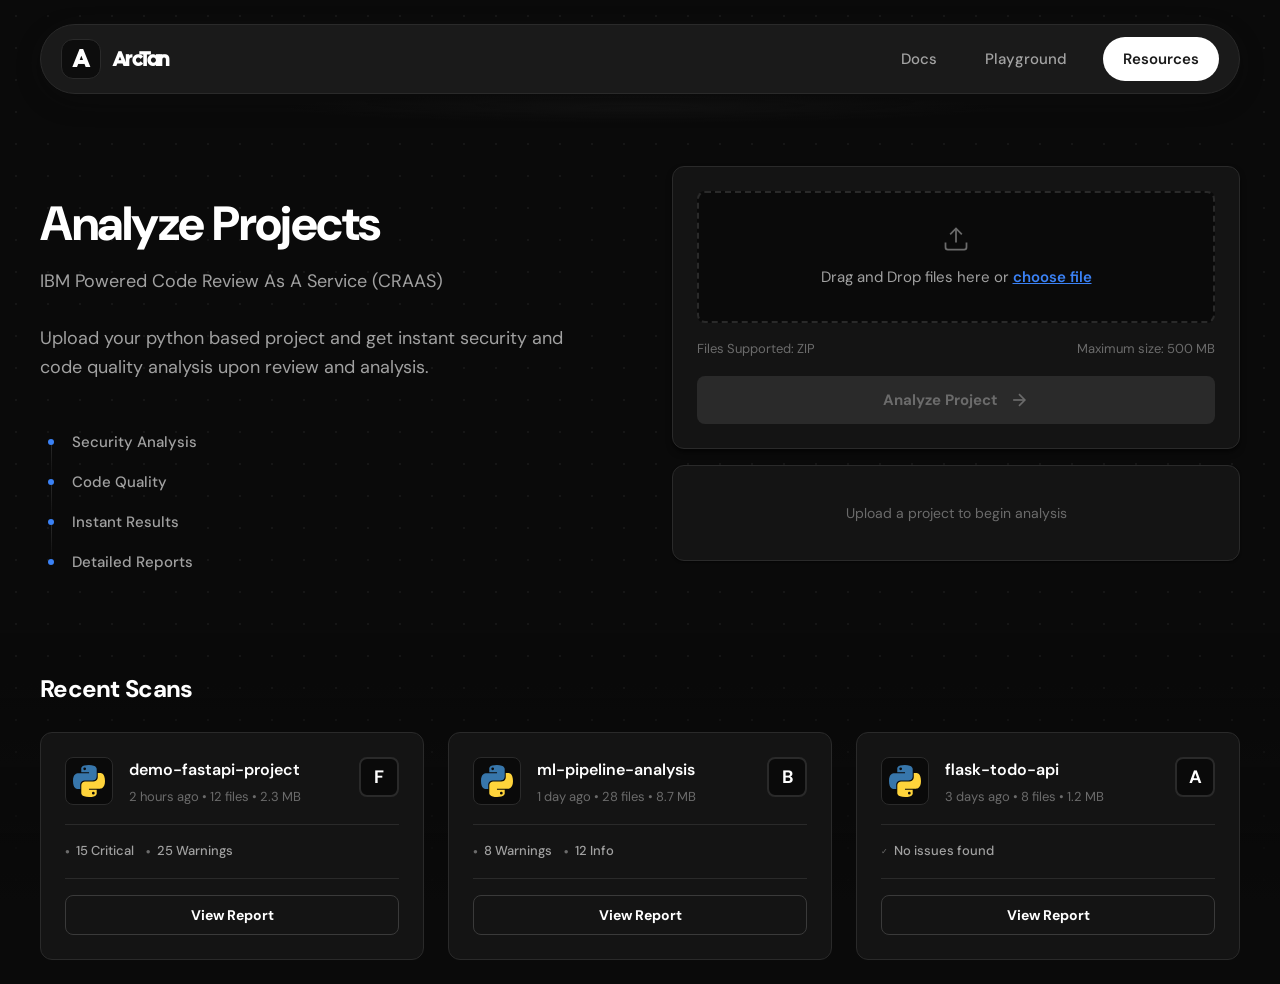
<file: frontend/index.html>
<!doctype html>
<html lang="en">
  <head>
    <meta charset="UTF-8" />
    <meta name="viewport" content="width=device-width, initial-scale=1.0" />
    <title>ArcTan - Python Code Analysis</title>
    <link rel="stylesheet" href="index.css" />
    <link rel="preconnect" href="https://fonts.googleapis.com" />
    <link rel="preconnect" href="https://fonts.gstatic.com" crossorigin />
    <link
      href="https://fonts.googleapis.com/css2?family=Cal+Sans:wght@600&family=DM+Sans:wght@400;500;600;700&display=swap"
      rel="stylesheet"
    />
  </head>
  <body>
    <div class="app">
      <div class="canvas-bg"></div>
      <!-- Header -->
      <header class="header">
        <div class="header-content">
          <h1 class="logo">
            <div class="logo-icon">A</div>
            ArcTan
          </h1>
          <nav class="nav">
            <a href="#" class="nav-link">Docs</a>
            <a href="#" class="nav-link">Playground</a>
            <a href="#" class="nav-link nav-link-cta">Resources</a>
          </nav>
        </div>
      </header>

      <main class="main">
        <div class="upload-container">
          <div class="hero-content">
            <div class="upload-header">
              <h2 class="upload-title">Analyze Projects</h2>
              <p class="upload-subtitle">
                IBM Powered Code Review As A Service (CRAAS) 
                <br>
                <br>
                Upload your python based project and get instant security and code
                quality analysis upon review and analysis.
              </p>
            </div>

            <div class="features-list">
              <div class="feature-item">
                <span class="feature-dot"></span>
                <span class="feature-text">Security Analysis</span>
              </div>
              <div class="feature-item">
                <span class="feature-dot"></span>
                <span class="feature-text">Code Quality</span>
              </div>
              <div class="feature-item">
                <span class="feature-dot"></span>
                <span class="feature-text">Instant Results</span>
              </div>
              <div class="feature-item">
                <span class="feature-dot"></span>
                <span class="feature-text">Detailed Reports</span>
              </div>
            </div>
          </div>

          <!-- Right: Upload Form + Progress -->
          <div class="upload-content">
            <div class="upload-card">
              <div class="upload-zone" id="uploadZone">
                <div class="upload-icon">
                  <svg
                    width="32"
                    height="32"
                    viewBox="0 0 24 24"
                    fill="none"
                    stroke="currentColor"
                    stroke-width="1.5"
                  >
                    <path d="M21 15v4a2 2 0 0 1-2 2H5a2 2 0 0 1-2-2v-4"></path>
                    <polyline points="17 8 12 3 7 8"></polyline>
                    <line x1="12" y1="3" x2="12" y2="15"></line>
                  </svg>
                </div>
                <p class="upload-text">
                  Drag and Drop files here or
                  <span class="upload-browse">choose file</span>
                </p>
                <input type="file" id="fileInput" accept=".zip" hidden />
              </div>
              <div class="upload-footer">
                <span>Files Supported: ZIP</span>
                <span>Maximum size: 500 MB</span>
              </div>

              <button class="btn-primary" id="analyzeBtn" disabled>
                <span class="btn-text">Analyze Project</span>
                <svg
                  class="btn-arrow"
                  width="20"
                  height="20"
                  viewBox="0 0 24 24"
                  fill="none"
                  stroke="currentColor"
                  stroke-width="2"
                >
                  <line x1="5" y1="12" x2="19" y2="12"></line>
                  <polyline points="12 5 19 12 12 19"></polyline>
                </svg>
              </button>
            </div>

            <div class="progress-card" id="progressCard">
              <div class="progress-content" id="progressContent">
                <div class="idle-state">Upload a project to begin analysis</div>
              </div>
            </div>
          </div>
        </div>

        <div class="projects-section">
          <div class="section-header">
            <h3 class="section-title">Recent Scans</h3>
          </div>

          <div class="project-grid">
            <!-- 3 projects were hardcoded for design -->
            <!-- Project 1 -->
            <div class="project-card">
              <div class="project-header">
                <div class="project-icon-wrapper">
                  <svg
                    class="project-icon python-icon"
                    viewBox="0 0 24 24"
                    fill="none"
                  >
                    <path
                      d="M11.914 0C5.82 0 6.2 2.656 6.2 2.656l.007 2.752h5.814v.826H3.9S0 5.789 0 11.969c0 6.18 3.403 5.96 3.403 5.96h2.03v-2.867s-.109-3.42 3.35-3.42h5.766s3.24.052 3.24-3.148V3.202S18.28 0 11.914 0zm-3.15 1.822a1.023 1.023 0 1 1 0 2.046 1.023 1.023 0 0 1 0-2.046z"
                      fill="#3776AB"
                    />
                    <path
                      d="M12.086 24c6.094 0 5.714-2.656 5.714-2.656l-.007-2.752h-5.814v-.826h8.121s3.9.445 3.9-5.735c0-6.18-3.403-5.96-3.403-5.96h-2.03v2.867s.109 3.42-3.35 3.42h-5.766s-3.24-.052-3.24 3.148v5.292S5.72 24 12.086 24zm3.15-1.822a1.023 1.023 0 1 1 0-2.046 1.023 1.023 0 0 1 0 2.046z"
                      fill="#FFD43B"
                    />
                  </svg>
                </div>
                <div class="project-info">
                  <h4 class="project-name">demo-fastapi-project</h4>
                  <p class="project-meta">2 hours ago • 12 files • 2.3 MB</p>
                </div>
                <div class="project-grade">F</div>
              </div>

              <div class="project-stats">
                <div class="stat-item">
                  <span class="stat-icon">●</span>
                  <span class="stat-label">15 Critical</span>
                </div>
                <div class="stat-item">
                  <span class="stat-icon">●</span>
                  <span class="stat-label">25 Warnings</span>
                </div>
              </div>

              <div class="project-footer">
                <button class="btn-secondary">View Report</button>
              </div>
            </div>

            <!-- Project 2 -->
            <div class="project-card">
              <div class="project-header">
                <div class="project-icon-wrapper">
                  <svg
                    class="project-icon python-icon"
                    viewBox="0 0 24 24"
                    fill="none"
                  >
                    <path
                      d="M11.914 0C5.82 0 6.2 2.656 6.2 2.656l.007 2.752h5.814v.826H3.9S0 5.789 0 11.969c0 6.18 3.403 5.96 3.403 5.96h2.03v-2.867s-.109-3.42 3.35-3.42h5.766s3.24.052 3.24-3.148V3.202S18.28 0 11.914 0zm-3.15 1.822a1.023 1.023 0 1 1 0 2.046 1.023 1.023 0 0 1 0-2.046z"
                      fill="#3776AB"
                    />
                    <path
                      d="M12.086 24c6.094 0 5.714-2.656 5.714-2.656l-.007-2.752h-5.814v-.826h8.121s3.9.445 3.9-5.735c0-6.18-3.403-5.96-3.403-5.96h-2.03v2.867s.109 3.42-3.35 3.42h-5.766s-3.24-.052-3.24 3.148v5.292S5.72 24 12.086 24zm3.15-1.822a1.023 1.023 0 1 1 0-2.046 1.023 1.023 0 0 1 0 2.046z"
                      fill="#FFD43B"
                    />
                  </svg>
                </div>
                <div class="project-info">
                  <h4 class="project-name">ml-pipeline-analysis</h4>
                  <p class="project-meta">1 day ago • 28 files • 8.7 MB</p>
                </div>
                <div class="project-grade">B</div>
              </div>

              <div class="project-stats">
                <div class="stat-item">
                  <span class="stat-icon">●</span>
                  <span class="stat-label">8 Warnings</span>
                </div>
                <div class="stat-item">
                  <span class="stat-icon">●</span>
                  <span class="stat-label">12 Info</span>
                </div>
              </div>

              <div class="project-footer">
                <button class="btn-secondary">View Report</button>
              </div>
            </div>

            <!-- Project 3 -->
            <div class="project-card">
              <div class="project-header">
                <div class="project-icon-wrapper">
                  <svg
                    class="project-icon python-icon"
                    viewBox="0 0 24 24"
                    fill="none"
                  >
                    <path
                      d="M11.914 0C5.82 0 6.2 2.656 6.2 2.656l.007 2.752h5.814v.826H3.9S0 5.789 0 11.969c0 6.18 3.403 5.96 3.403 5.96h2.03v-2.867s-.109-3.42 3.35-3.42h5.766s3.24.052 3.24-3.148V3.202S18.28 0 11.914 0zm-3.15 1.822a1.023 1.023 0 1 1 0 2.046 1.023 1.023 0 0 1 0-2.046z"
                      fill="#3776AB"
                    />
                    <path
                      d="M12.086 24c6.094 0 5.714-2.656 5.714-2.656l-.007-2.752h-5.814v-.826h8.121s3.9.445 3.9-5.735c0-6.18-3.403-5.96-3.403-5.96h-2.03v2.867s.109 3.42-3.35 3.42h-5.766s-3.24-.052-3.24 3.148v5.292S5.72 24 12.086 24zm3.15-1.822a1.023 1.023 0 1 1 0-2.046 1.023 1.023 0 0 1 0 2.046z"
                      fill="#FFD43B"
                    />
                  </svg>
                </div>
                <div class="project-info">
                  <h4 class="project-name">flask-todo-api</h4>
                  <p class="project-meta">3 days ago • 8 files • 1.2 MB</p>
                </div>
                <div class="project-grade">A</div>
              </div>

              <div class="project-stats">
                <div class="stat-item">
                  <span class="stat-icon">✓</span>
                  <span class="stat-label">No issues found</span>
                </div>
              </div>

              <div class="project-footer">
                <button class="btn-secondary">View Report</button>
              </div>
            </div>
          </div>
        </div>
      </main>
    </div>

    <script src="index.js"></script>
  </body>
</html>
</file>
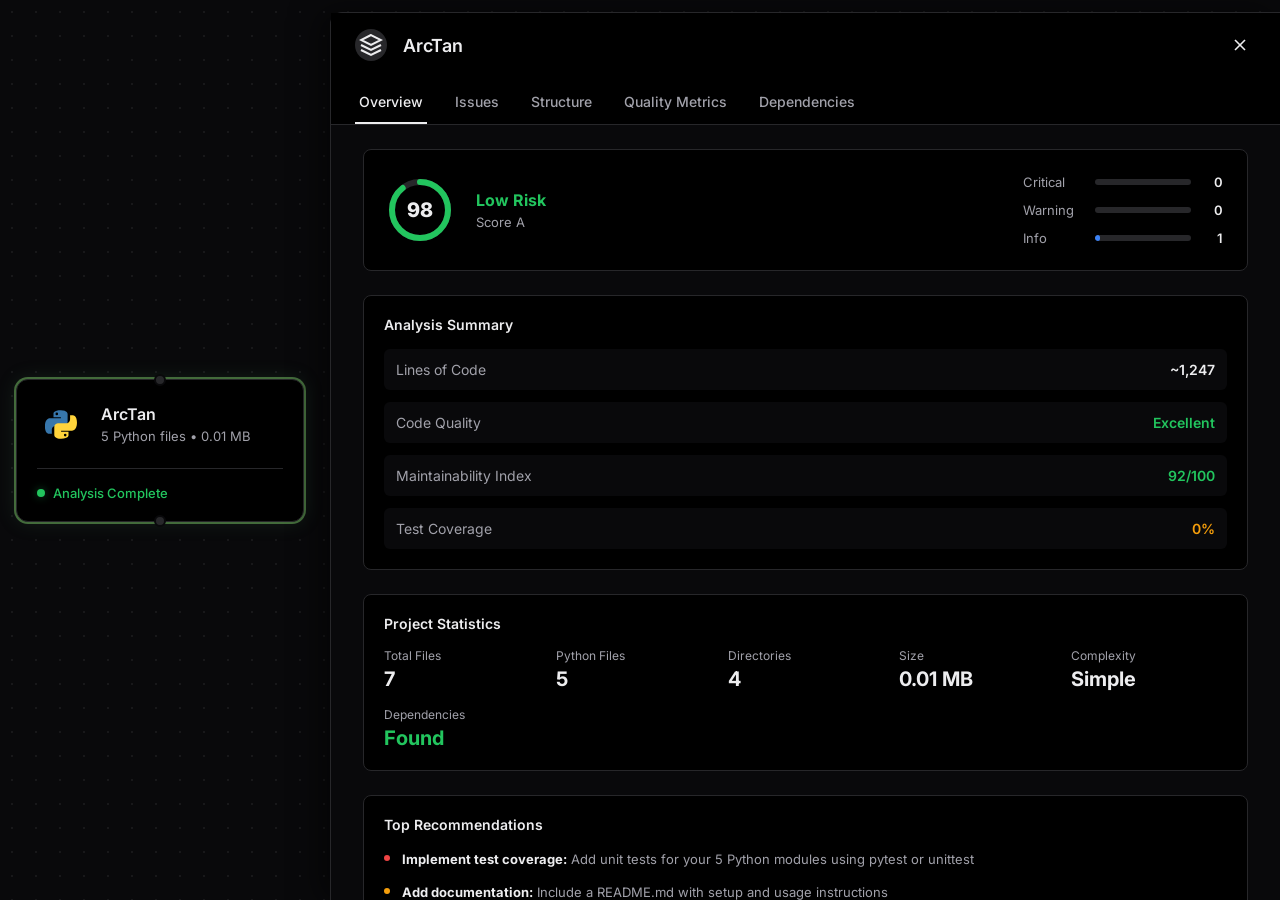
<file: frontend/pro-details.html>
<!doctype html>
<html lang="en">
  <head>
    <meta charset="UTF-8" />
    <meta name="viewport" content="width=device-width, initial-scale=1.0" />
    <title>ArcTan - Project Analysis</title>
    <link href="https://fonts.googleapis.com/css2?family=Inter:wght@400;500;600;700;800&display=swap" rel="stylesheet" />
    <link rel="stylesheet" href="pro-details.css" />
  </head>
  <body>
    <div class="railway-layout">
      <div class="canvas-bg"></div>
      <div class="canvas-node-layer">
        <div class="service-node">
          <div class="node-handle top"></div>
          <div class="node-content">
            <div class="node-header">
              <div class="node-icon">
                <svg width="32" height="32" viewBox="0 0 32 32" fill="none">
                  <path d="M15.8 2.3c-7.8 0-7.3 3.4-7.3 3.4l.01 3.5h7.4v1.1H4.9s-5 0-5 7.9c0 7.9 4.3 7.6 4.3 7.6h2.6v-3.7s-.1-4.4 4.3-4.4h7.4s4.1 0 4.1-4v-7.6s.1-3.8-6.8-3.8zm-4 2.3a1.3 1.3 0 1 1 0 2.6 1.3 1.3 0 0 1 0-2.6z" fill="#3776AB" />
                  <path d="M16.2 30.7c7.8 0 7.3-3.4 7.3-3.4l-.01-3.5h-7.4v-1.1h10.9s5 0 5-7.9c0-7.9-4.3-7.6-4.3-7.6h-2.6v3.7s.1 4.4-4.3 4.4h-7.4s-4.1 0-4.1 4v7.6s-.1 3.8 6.9 3.8zm4-2.3a1.3 1.3 0 1 1 0-2.6 1.3 1.3 0 0 1 0 2.6z" fill="#FFD43B" />
                </svg>
              </div>
              <div class="node-info">
                <p class="node-title">ArcTan</p>
                <p class="node-subtitle">5 Python files • 0.01 MB</p>
              </div>
            </div>
            <div class="node-footer">
              <div class="status-pill">
                <div class="status-dot"></div>
                <span class="status-text">Analysis Complete</span>
              </div>
            </div>
          </div>
          <div class="node-handle bottom"></div>
        </div>
      </div>
      <div class="metro-pane-wrapper">
        <div class="metro-pane">
          <div class="pane-header">
            <div class="header-top">
              <div class="header-left">
                <div class="pane-icon">
                  <svg width="24" height="24" viewBox="0 0 24 24" fill="none" stroke="currentColor" stroke-width="2">
                    <path d="M12 2L2 7l10 5 10-5-10-5zM2 17l10 5 10-5M2 12l10 5 10-5" />
                  </svg>
                </div>
                <h1 class="pane-title">ArcTan</h1>
              </div>
              <button class="close-btn">
                <svg width="20" height="20" viewBox="0 0 24 24" fill="none" stroke="currentColor" stroke-width="2">
                  <line x1="18" y1="6" x2="6" y2="18"></line>
                  <line x1="6" y1="6" x2="18" y2="18"></line>
                </svg>
              </button>
            </div>
            <div class="pane-tabs">
              <a href="#overview" class="tab-item active" data-tab="overview">Overview</a>
              <a href="#issues" class="tab-item" data-tab="issues">Issues</a>
              <a href="#structure" class="tab-item" data-tab="structure">Structure</a>
              <a href="#quality" class="tab-item" data-tab="quality">Quality Metrics</a>
              <a href="#dependencies" class="tab-item" data-tab="dependencies">Dependencies</a>
            </div>
          </div>
          <div class="pane-content">
            <!-- OVERVIEW TAB -->
            <div id="tab-overview" class="tab-content active">
              <div class="content-wrapper">
                <!-- Security Score Card -->
                <div class="railway-card security-card">
                  <div class="card-row">
                    <div class="score-group">
                      <div class="score-ring-wrapper">
                        <svg class="score-ring" width="64" height="64">
                          <circle class="ring-track" cx="32" cy="32" r="28"></circle>
                          <circle class="ring-fill" cx="32" cy="32" r="28"></circle>
                        </svg>
                        <span class="score-val">98</span>
                      </div>
                      <div class="score-meta">
                        <div class="meta-title">Low Risk</div>
                        <div class="meta-sub">Score A</div>
                      </div>
                    </div>
                    <div class="stats-group">
                      <div class="stat-row">
                        <span class="stat-label">Critical</span>
                        <div class="stat-bar"><div class="stat-fill critical" style="width: 0%"></div></div>
                        <span class="stat-num">0</span>
                      </div>
                      <div class="stat-row">
                        <span class="stat-label">Warning</span>
                        <div class="stat-bar"><div class="stat-fill warning" style="width: 0%"></div></div>
                        <span class="stat-num">0</span>
                      </div>
                      <div class="stat-row">
                        <span class="stat-label">Info</span>
                        <div class="stat-bar"><div class="stat-fill" style="width: 5%; background: #3b82f6;"></div></div>
                        <span class="stat-num">1</span>
                      </div>
                    </div>
                  </div>
                </div>

                <!-- Quick Summary -->
                <div class="railway-card" style="padding: 20px;">
                  <h3 style="font-size: 14px; font-weight: 600; margin-bottom: 16px; color: var(--text-main);">Analysis Summary</h3>
                  <div style="display: flex; flex-direction: column; gap: 12px;">
                    <div style="display: flex; justify-content: space-between; padding: 12px; background: var(--bg-app); border-radius: 6px;">
                      <span style="color: var(--text-dim); font-size: 14px;">Lines of Code</span>
                      <span style="color: var(--text-main); font-weight: 600; font-size: 14px;">~1,247</span>
                    </div>
                    <div style="display: flex; justify-content: space-between; padding: 12px; background: var(--bg-app); border-radius: 6px;">
                      <span style="color: var(--text-dim); font-size: 14px;">Code Quality</span>
                      <span style="color: var(--success); font-weight: 600; font-size: 14px;">Excellent</span>
                    </div>
                    <div style="display: flex; justify-content: space-between; padding: 12px; background: var(--bg-app); border-radius: 6px;">
                      <span style="color: var(--text-dim); font-size: 14px;">Maintainability Index</span>
                      <span style="color: var(--success); font-weight: 600; font-size: 14px;">92/100</span>
                    </div>
                    <div style="display: flex; justify-content: space-between; padding: 12px; background: var(--bg-app); border-radius: 6px;">
                      <span style="color: var(--text-dim); font-size: 14px;">Test Coverage</span>
                      <span style="color: var(--warn); font-weight: 600; font-size: 14px;">0%</span>
                    </div>
                  </div>
                </div>

                <!-- Project Statistics -->
                <div class="railway-card" style="padding: 20px;">
                  <h3 style="font-size: 14px; font-weight: 600; margin-bottom: 16px; color: var(--text-main);">Project Statistics</h3>
                  <div style="display: grid; grid-template-columns: repeat(auto-fit, minmax(150px, 1fr)); gap: 16px;">
                    <div><div style="font-size: 12px; color: var(--text-dim); margin-bottom: 4px;">Total Files</div><div style="font-size: 20px; font-weight: 700;">7</div></div>
                    <div><div style="font-size: 12px; color: var(--text-dim); margin-bottom: 4px;">Python Files</div><div style="font-size: 20px; font-weight: 700;">5</div></div>
                    <div><div style="font-size: 12px; color: var(--text-dim); margin-bottom: 4px;">Directories</div><div style="font-size: 20px; font-weight: 700;">4</div></div>
                    <div><div style="font-size: 12px; color: var(--text-dim); margin-bottom: 4px;">Size</div><div style="font-size: 20px; font-weight: 700;">0.01 MB</div></div>
                    <div><div style="font-size: 12px; color: var(--text-dim); margin-bottom: 4px;">Complexity</div><div style="font-size: 20px; font-weight: 700;">Simple</div></div>
                    <div><div style="font-size: 12px; color: var(--text-dim); margin-bottom: 4px;">Dependencies</div><div style="font-size: 20px; font-weight: 700; color: var(--success);">Found</div></div>
                  </div>
                </div>

                <!-- Recommendations -->
                <div class="railway-card" style="padding: 20px;">
                  <h3 style="font-size: 14px; font-weight: 600; margin-bottom: 16px; color: var(--text-main);">Top Recommendations</h3>
                  <div style="display: flex; flex-direction: column; gap: 12px;">
                    <div style="display: flex; gap: 12px; align-items: start;">
                      <div style="width: 6px; height: 6px; background: var(--crit); border-radius: 50%; margin-top: 6px; flex-shrink: 0;"></div>
                      <div style="font-size: 13px; line-height: 1.6;">
                        <strong style="color: var(--text-main);">Implement test coverage:</strong>
                        <span style="color: var(--text-dim);"> Add unit tests for your 5 Python modules using pytest or unittest</span>
                      </div>
                    </div>
                    <div style="display: flex; gap: 12px; align-items: start;">
                      <div style="width: 6px; height: 6px; background: var(--warn); border-radius: 50%; margin-top: 6px; flex-shrink: 0;"></div>
                      <div style="font-size: 13px; line-height: 1.6;">
                        <strong style="color: var(--text-main);">Add documentation:</strong>
                        <span style="color: var(--text-dim);"> Include a README.md with setup and usage instructions</span>
                      </div>
                    </div>
                  </div>
                </div>
              </div>
            </div>

            <!-- ISSUES TAB -->
            <div id="tab-issues" class="tab-content">
              <div class="content-wrapper">
                <div class="railway-card" style="padding: 20px; margin-bottom: 16px;">
                  <div style="display: flex; justify-content: space-between; align-items: center; margin-bottom: 16px;">
                    <h3 style="font-size: 16px; font-weight: 600; color: var(--text-main);">All Issues</h3>
                    <div style="display: flex; gap: 8px;">
                      <button class="btn-action" style="background: var(--border);">Filter</button>
                      <button class="btn-action">Export</button>
                    </div>
                  </div>
                  <div style="display: flex; gap: 12px; flex-wrap: wrap;">
                    <div style="padding: 8px 16px; background: var(--crit); background: rgba(239, 68, 68, 0.1); border-radius: 6px; font-size: 13px;">
                      <span style="color: var(--crit); font-weight: 600;">0</span> <span style="color: var(--text-dim);">Critical</span>
                    </div>
                    <div style="padding: 8px 16px; background: rgba(245, 158, 11, 0.1); border-radius: 6px; font-size: 13px;">
                      <span style="color: var(--warn); font-weight: 600;">0</span> <span style="color: var(--text-dim);">Warnings</span>
                    </div>
                    <div style="padding: 8px 16px; background: rgba(59, 130, 246, 0.1); border-radius: 6px; font-size: 13px;">
                      <span style="color: #3b82f6; font-weight: 600;">1</span> <span style="color: var(--text-dim);">Info</span>
                    </div>
                  </div>
                </div>

                <div class="list-section">
                  <div class="section-header">
                    <div class="section-toggle">
                      <svg width="16" height="16" viewBox="0 0 24 24" fill="none" stroke="currentColor" stroke-width="2"><path d="M6 9l6 6 6-6" /></svg>
                      <span class="section-title">Analysis Results (1)</span>
                    </div>
                  </div>
                  <div class="section-list" id="issues-list">
                    <!-- Issues will be dynamically loaded here -->
                  </div>
                </div>
              </div>
            </div>

            <!-- STRUCTURE TAB -->
            <div id="tab-structure" class="tab-content">
              <div class="content-wrapper">
                <div class="railway-card" style="padding: 20px; margin-bottom: 16px;">
                  <h3 style="font-size: 16px; font-weight: 600; margin-bottom: 12px; color: var(--text-main);">Project Structure</h3>
                  <p style="font-size: 13px; color: var(--text-dim); line-height: 1.6;">Explore the file organization and architecture of your codebase.</p>
                </div>

                <div class="railway-card" style="padding: 20px;">
                  <h4 style="font-size: 14px; font-weight: 600; margin-bottom: 16px; color: var(--text-main);">File Tree</h4>
                  <div id="file-tree" style="font-family: monospace; font-size: 13px; line-height: 1.8;">
                    <!-- File tree will be dynamically loaded here -->
                  </div>
                </div>

                <div class="railway-card" style="padding: 20px; margin-top: 16px;">
                  <h4 style="font-size: 14px; font-weight: 600; margin-bottom: 16px; color: var(--text-main);">File Distribution</h4>
                  <div style="display: grid; grid-template-columns: repeat(auto-fit, minmax(200px, 1fr)); gap: 16px;">
                    <div style="padding: 16px; background: var(--bg-app); border-radius: 8px;">
                      <div style="font-size: 12px; color: var(--text-dim); margin-bottom: 8px;">Python Files</div>
                      <div style="font-size: 24px; font-weight: 700; color: #3776AB;">5</div>
                      <div style="margin-top: 8px; height: 4px; background: var(--border); border-radius: 2px; overflow: hidden;">
                        <div style="height: 100%; width: 71%; background: #3776AB;"></div>
                      </div>
                    </div>
                    <div style="padding: 16px; background: var(--bg-app); border-radius: 8px;">
                      <div style="font-size: 12px; color: var(--text-dim); margin-bottom: 8px;">Config Files</div>
                      <div style="font-size: 24px; font-weight: 700; color: #f59e0b;">2</div>
                      <div style="margin-top: 8px; height: 4px; background: var(--border); border-radius: 2px; overflow: hidden;">
                        <div style="height: 100%; width: 29%; background: #f59e0b;"></div>
                      </div>
                    </div>
                  </div>
                </div>
              </div>
            </div>

            <!-- QUALITY METRICS TAB -->
            <div id="tab-quality" class="tab-content">
              <div class="content-wrapper">
                <div class="railway-card" style="padding: 20px; margin-bottom: 16px;">
                  <h3 style="font-size: 16px; font-weight: 600; margin-bottom: 12px; color: var(--text-main);">Code Quality Metrics</h3>
                  <p style="font-size: 13px; color: var(--text-dim); line-height: 1.6;">Comprehensive analysis of code maintainability, complexity, and best practices.</p>
                </div>

                <!-- Maintainability Index -->
                <div class="railway-card" style="padding: 20px;">
                  <h4 style="font-size: 14px; font-weight: 600; margin-bottom: 16px; color: var(--text-main);">Maintainability Index</h4>
                  <div style="display: flex; align-items: center; gap: 24px; margin-bottom: 20px;">
                    <div class="score-ring-wrapper">
                      <svg class="score-ring" width="80" height="80">
                        <circle class="ring-track" cx="40" cy="40" r="35" style="stroke-width: 8;"></circle>
                        <circle class="ring-fill" cx="40" cy="40" r="35" style="stroke: var(--success); stroke-width: 8; stroke-dasharray: 220; stroke-dashoffset: 18;"></circle>
                      </svg>
                      <span class="score-val" style="font-size: 24px;">92</span>
                    </div>
                    <div>
                      <div style="font-size: 18px; font-weight: 700; color: var(--success); margin-bottom: 4px;">Excellent</div>
                      <div style="font-size: 13px; color: var(--text-dim); line-height: 1.6;">Your code is highly maintainable with clear structure and good documentation practices.</div>
                    </div>
                  </div>
                </div>

                <!-- Complexity Analysis -->
                <div class="railway-card" style="padding: 20px; margin-top: 16px;">
                  <h4 style="font-size: 14px; font-weight: 600; margin-bottom: 16px; color: var(--text-main);">Cyclomatic Complexity</h4>
                  <div style="display: flex; flex-direction: column; gap: 12px;">
                    <div style="display: flex; justify-content: space-between; align-items: center; padding: 12px; background: var(--bg-app); border-radius: 6px;">
                      <div>
                        <div style="font-weight: 600; font-size: 14px; margin-bottom: 4px;">Average Complexity</div>
                        <div style="font-size: 12px; color: var(--text-dim);">Per function</div>
                      </div>
                      <div style="font-size: 24px; font-weight: 700; color: var(--success);">3.2</div>
                    </div>
                    <div style="display: flex; justify-content: space-between; align-items: center; padding: 12px; background: var(--bg-app); border-radius: 6px;">
                      <div>
                        <div style="font-weight: 600; font-size: 14px; margin-bottom: 4px;">Max Complexity</div>
                        <div style="font-size: 12px; color: var(--text-dim);">Highest function</div>
                      </div>
                      <div style="font-size: 24px; font-weight: 700; color: var(--warn);">8</div>
                    </div>
                  </div>
                </div>

                <!-- Code Smells -->
                <div class="railway-card" style="padding: 20px; margin-top: 16px;">
                  <h4 style="font-size: 14px; font-weight: 600; margin-bottom: 16px; color: var(--text-main);">Code Smells Detection</h4>
                  <div style="display: grid; grid-template-columns: repeat(auto-fit, minmax(200px, 1fr)); gap: 12px;">
                    <div style="padding: 16px; background: var(--bg-app); border-radius: 8px; border-left: 3px solid var(--success);">
                      <div style="font-size: 12px; color: var(--text-dim); margin-bottom: 4px;">Long Methods</div>
                      <div style="font-size: 20px; font-weight: 700;">0</div>
                    </div>
                    <div style="padding: 16px; background: var(--bg-app); border-radius: 8px; border-left: 3px solid var(--success);">
                      <div style="font-size: 12px; color: var(--text-dim); margin-bottom: 4px;">Duplicate Code</div>
                      <div style="font-size: 20px; font-weight: 700;">0%</div>
                    </div>
                    <div style="padding: 16px; background: var(--bg-app); border-radius: 8px; border-left: 3px solid var(--warn);">
                      <div style="font-size: 12px; color: var(--text-dim); margin-bottom: 4px;">Long Parameter Lists</div>
                      <div style="font-size: 20px; font-weight: 700;">90</div>
                    </div>
                  </div>
                </div>

                <!-- Documentation Coverage -->
                <div class="railway-card" style="padding: 20px; margin-top: 16px;">
                  <h4 style="font-size: 14px; font-weight: 600; margin-bottom: 16px; color: var(--text-main);">Documentation Coverage</h4>
                  <div style="margin-bottom: 12px;">
                    <div style="display: flex; justify-content: space-between; margin-bottom: 8px;">
                      <span style="font-size: 13px; color: var(--text-dim);">Functions documented</span>
                      <span style="font-size: 13px; font-weight: 600;">85%</span>
                    </div>
                    <div style="height: 8px; background: var(--border); border-radius: 4px; overflow: hidden;">
                      <div style="height: 100%; width: 85%; background: var(--success); border-radius: 4px;"></div>
                    </div>
                  </div>
                  <div>
                    <div style="display: flex; justify-content: space-between; margin-bottom: 8px;">
                      <span style="font-size: 13px; color: var(--text-dim);">Classes documented</span>
                      <span style="font-size: 13px; font-weight: 600;">100%</span>
                    </div>
                    <div style="height: 8px; background: var(--border); border-radius: 4px; overflow: hidden;">
                      <div style="height: 100%; width: 100%; background: var(--success); border-radius: 4px;"></div>
                    </div>
                  </div>
                </div>
              </div>
            </div>

            <!-- DEPENDENCIES TAB -->
            <div id="tab-dependencies" class="tab-content">
              <div class="content-wrapper">
                <div class="railway-card" style="padding: 20px; margin-bottom: 16px;">
                  <h3 style="font-size: 16px; font-weight: 600; margin-bottom: 12px; color: var(--text-main);">Dependencies Analysis</h3>
                  <p style="font-size: 13px; color: var(--text-dim); line-height: 1.6;">Overview of project dependencies, versions, and security vulnerabilities.</p>
                </div>

                <div class="railway-card" style="padding: 20px;">
                  <div style="display: flex; justify-content: space-between; align-items: center; margin-bottom: 16px;">
                    <h4 style="font-size: 14px; font-weight: 600; color: var(--text-main);">Detected Dependencies</h4>
                    <div style="padding: 6px 12px; background: var(--success); background: rgba(34, 197, 94, 0.1); border-radius: 6px; font-size: 12px; color: var(--success); font-weight: 600;">All Up to Date</div>
                  </div>
                  <div id="dependencies-list" style="display: flex; flex-direction: column; gap: 8px;">
                    <!-- Dependencies will be dynamically loaded here -->
                  </div>
                </div>

                <div class="railway-card" style="padding: 20px; margin-top: 16px;">
                  <h4 style="font-size: 14px; font-weight: 600; margin-bottom: 16px; color: var(--text-main);">Security Vulnerabilities</h4>
                  <div style="text-align: center; padding: 40px 20px;">
                    <svg width="64" height="64" viewBox="0 0 24 24" fill="none" stroke="var(--success)" stroke-width="2" style="margin: 0 auto 16px;">
                      <path d="M22 11.08V12a10 10 0 1 1-5.93-9.14"></path>
                      <polyline points="22 4 12 14.01 9 11.01"></polyline>
                    </svg>
                    <div style="font-size: 16px; font-weight: 600; color: var(--success); margin-bottom: 8px;">No Known Vulnerabilities</div>
                    <div style="font-size: 13px; color: var(--text-dim);">All dependencies are secure and up to date</div>
                  </div>
                </div>

                <div class="railway-card" style="padding: 20px; margin-top: 16px;">
                  <h4 style="font-size: 14px; font-weight: 600; margin-bottom: 16px; color: var(--text-main);">Dependency Graph</h4>
                  <div style="text-align: center; padding: 20px; color: var(--text-dim); font-size: 13px;">
                    Dependency visualization coming soon
                  </div>
                </div>
              </div>
            </div>
          </div>
        </div>
      </div>
    </div>
    <script src="pro-details.js"></script>
  </body>
</html>
</file>
<file: frontend/index.css>
* {
  margin: 0;
  padding: 0;
  box-sizing: border-box;
}

:root {
  /* Dark Color System */
  --color-background: #0a0a0a;
  --color-surface: #141414;
  --color-surface-elevated: #1a1a1a;
  --color-surface-hover: #1f1f1f;
  --color-border: #2a2a2a;
  --color-border-hover: #3a3a3a;

  /* Text Colors */
  --color-text-primary: #ffffff;
  --color-text-secondary: #a1a1a1;
  --color-text-tertiary: #6b6b6b;

  /* Brand Colors */
  --color-primary: #ffffff;
  --color-primary-hover: #f0f0f0;
  --color-accent: #3b82f6;
  --color-accent-hover: #2563eb;

  /* Status Colors */
  --color-success: #10b981;
  --color-success-bg: #064e3b;
  --color-warning: #f59e0b;
  --color-warning-bg: #78350f;
  --color-error: #ef4444;
  --color-error-bg: #7f1d1d;
  --color-info: #3b82f6;
  --color-info-bg: #1e3a8a;

  /* Grade Colors - Darker variants */
  --grade-a-bg: #064e3b;
  --grade-a-text: #10b981;
  --grade-b-bg: #1e3a8a;
  --grade-b-text: #3b82f6;
  --grade-c-bg: #78350f;
  --grade-c-text: #f59e0b;
  --grade-d-bg: #7c2d12;
  --grade-d-text: #fb923c;
  --grade-f-bg: #7f1d1d;
  --grade-f-text: #ef4444;

  /* Spacing */
  --spacing-xs: 8px;
  --spacing-sm: 12px;
  --spacing-md: 16px;
  --spacing-lg: 24px;
  --spacing-xl: 32px;
  --spacing-2xl: 48px;
  --spacing-3xl: 64px;

  /* Border Radius */
  --radius-sm: 8px;
  --radius-md: 12px;
  --radius-lg: 16px;
  --radius-xl: 24px;

  /* Shadows - Darker variants */
  --shadow-sm: 0 1px 2px 0 rgba(0, 0, 0, 0.5);
  --shadow-md:
    0 4px 6px -1px rgba(0, 0, 0, 0.5), 0 2px 4px -1px rgba(0, 0, 0, 0.3);
  --shadow-lg:
    0 10px 15px -3px rgba(0, 0, 0, 0.5), 0 4px 6px -2px rgba(0, 0, 0, 0.3);
  --shadow-xl:
    0 20px 25px -5px rgba(0, 0, 0, 0.5), 0 10px 10px -5px rgba(0, 0, 0, 0.3);
}

body {
  font-family:
    "DM Sans",
    -apple-system,
    BlinkMacSystemFont,
    "Segoe UI",
    Roboto,
    sans-serif;
  background: var(--color-background);
  color: var(--color-text-primary);
  line-height: 1.6;
  -webkit-font-smoothing: antialiased;
  -moz-osx-font-smoothing: grayscale;
}

.app {
  min-height: 100vh;
  padding: var(--spacing-lg);
}

/* Header */
.header {
  position: sticky;
  top: 0;
  z-index: 1000;
  background: var(--color-background);
  padding-bottom: var(--spacing-lg);
  margin-bottom: var(--spacing-2xl);
}

.header-content {
  background: #1a1a1a;
  border-radius: 100px;
  padding: 12px 20px;
  display: flex;
  justify-content: space-between;
  align-items: center;
  box-shadow:
    0 8px 24px rgba(0, 0, 0, 0.3),
    0 4px 40px rgba(255, 255, 255, 0.03);
  max-width: 1200px;
  margin: 0 auto;
  border: 1px solid var(--color-border);
  backdrop-filter: blur(10px);
  position: relative;
}

.header-content::after {
  content: "";
  position: absolute;
  bottom: -30px;
  left: 50%;
  transform: translateX(-50%);
  width: 60%;
  height: 30px;
  background: radial-gradient(
    ellipse at center,
    rgba(26, 26, 26, 0.4) 0%,
    transparent 70%
  );
  pointer-events: none;
  z-index: -1;
}

/* Blueprint Grid Background */
.canvas-bg {
  position: fixed; /* Fixed so it stays put while you scroll */
  top: 0;
  left: 0;
  width: 100%;
  height: 100%;
  
  /*dot pattern stuff */
  background-image: radial-gradient(var(--color-border) 1px, transparent 1px);
  background-size: 32px 32px; 
  
  opacity: 0.4;
  z-index: -1; 
  pointer-events: none; 
}

.canvas-bg::after {
  content: '';
  position: absolute;
  inset: 0;
  background: linear-gradient(to bottom, transparent 70%, var(--color-background));
}

.logo {
  font-family: "Cal Sans", "DM Sans", sans-serif;
  font-size: 20px;
  font-weight: 800;
  color: white;
  display: flex;
  align-items: center;
  gap: 12px;
  letter-spacing: -0.03em;
}

.logo-icon {
  background: #0d0d0d;
  color: white;
  width: 40px;
  height: 40px;
  border-radius: 12px;
  display: flex;
  align-items: center;
  justify-content: center;
  font-size: 24px;
  font-weight: 800;
  flex-shrink: 0;
  border: 1px solid var(--color-border);
}

.nav {
  display: flex;
  align-items: center;
  gap: 8px;
}

.nav-link {
  text-decoration: none;
  color: rgba(255, 255, 255, 0.6);
  font-size: 15px;
  font-weight: 500;
  transition: all 0.2s ease;
  padding: 10px 20px;
  border-radius: 50px;
  white-space: nowrap;
}

.nav-link:hover {
  color: white;
  background: rgba(255, 255, 255, 0.1);
}

.nav-link-cta {
  background: white;
  color: #1a1a1a;
  font-weight: 600;
  margin-left: 8px;
}

.nav-link-cta:hover {
  background: rgba(255, 255, 255, 0.95);
  color: #1a1a1a;
  transform: translateY(-1px);
  box-shadow: 0 4px 12px rgba(255, 255, 255, 0.2);
}

/* Main Content */
.main {
  max-width: 1200px;
  margin: 0 auto;
  display: flex;
  flex-direction: column;
  gap: var(--spacing-3xl);
}

.upload-container {
  animation: fadeInUp 0.6s ease;
  max-width: 1200px;
  margin: 0 auto;
  display: grid;
  grid-template-columns: 1fr 1fr;
  gap: var(--spacing-3xl);
  align-items: start;
}

.hero-content {
  display: flex;
  flex-direction: column;
  gap: var(--spacing-lg);
  padding: var(--spacing-xl) 0;
}

.upload-header {
  text-align: left;
}

.upload-title {
  font-size: 48px;
  font-weight: 800;
  color: var(--color-text-primary);
  margin-bottom: var(--spacing-md);
  letter-spacing: -0.03em;
  line-height: 1.1;
}

.upload-subtitle {
  font-size: 18px;
  color: var(--color-text-secondary);
  line-height: 1.6;
}

.features-list {
  display: flex;
  flex-direction: column;
  gap: var(--spacing-md);
  margin-top: var(--spacing-lg);
  padding-left: var(--spacing-xs);
}

.feature-item {
  display: flex;
  align-items: center;
  gap: var(--spacing-md);
  position: relative;
  padding-left: var(--spacing-lg);
  transition: all 0.2s ease;
}

.feature-item:hover {
  transform: translateX(4px);
}

.feature-item:hover .feature-dot {
  background: var(--color-accent);
  box-shadow: 0 0 8px rgba(59, 130, 246, 0.4);
}

.feature-item:hover .feature-text {
  color: var(--color-text-primary);
}

.feature-dot {
  width: 6px;
  height: 6px;
  min-width: 6px;
  background: var(--color-accent);
  border-radius: 50%;
  position: absolute;
  left: 0;
  transition: all 0.2s ease;
}

.feature-item::before {
  content: "";
  position: absolute;
  left: 2.5px;
  top: 14px;
  width: 1px;
  height: calc(100% + var(--spacing-md));
  background: linear-gradient(
    to bottom,
    var(--color-border) 0%,
    transparent 100%
  );
}

.feature-item:last-child::before {
  display: none;
}

.feature-text {
  font-size: 15px;
  font-weight: 500;
  color: var(--color-text-secondary);
  transition: color 0.2s ease;
}

.upload-content {
  display: flex;
  flex-direction: column;
  gap: var(--spacing-md);
}

@keyframes fadeInUp {
  from {
    opacity: 0;
    transform: translateY(20px);
  }
  to {
    opacity: 1;
    transform: translateY(0);
  }
}

.upload-card {
  background: var(--color-surface);
  border: 1px solid var(--color-border);
  border-radius: var(--radius-md);
  padding: 24px;
  box-shadow: var(--shadow-md);
}

/* Upload Zone */
.upload-zone {
  border: 2px dashed var(--color-border);
  border-radius: var(--radius-sm);
  padding: 32px 24px;
  text-align: center;
  cursor: pointer;
  transition: all 0.3s ease;
  margin-bottom: var(--spacing-md);
  background: var(--color-background);
}

.upload-zone:hover {
  border-color: var(--color-text-secondary);
  background: var(--color-surface);
}

.upload-zone.dragover {
  border-color: var(--color-accent);
  background: rgba(59, 130, 246, 0.05);
  transform: scale(1.01);
}

.upload-icon {
  display: flex;
  justify-content: center;
  margin-bottom: var(--spacing-sm);
  color: var(--color-text-tertiary);
  transition: all 0.3s ease;
}

.upload-icon svg {
  width: 28px;
  height: 28px;
}

.upload-zone:hover .upload-icon {
  color: var(--color-text-primary);
}

.upload-text {
  font-size: 15px;
  color: var(--color-text-secondary);
  margin-bottom: 0;
}

.upload-browse {
  color: var(--color-accent);
  font-weight: 600;
  text-decoration: underline;
  cursor: pointer;
}

.upload-footer {
  display: flex;
  justify-content: space-between;
  align-items: center;
  font-size: 13px;
  color: var(--color-text-tertiary);
  margin-bottom: var(--spacing-md);
}

/* Primary Button */
.btn-primary {
  width: 100%;
  padding: 14px 24px;
  background: var(--color-primary);
  color: #000000;
  border: none;
  border-radius: var(--radius-sm);
  font-size: 15px;
  font-weight: 700;
  cursor: pointer;
  transition: all 0.2s ease;
  display: flex;
  align-items: center;
  justify-content: center;
  gap: var(--spacing-sm);
  font-family: "DM Sans", sans-serif;
}

.btn-primary:hover:not(:disabled) {
  background: var(--color-primary-hover);
  transform: translateY(-2px);
  box-shadow: 0 8px 16px rgba(255, 255, 255, 0.1);
}

.btn-primary:active:not(:disabled) {
  transform: translateY(0);
}

.btn-primary:disabled {
  background: var(--color-border);
  color: var(--color-text-tertiary);
  cursor: not-allowed;
  transform: none;
}

.btn-arrow {
  transition: transform 0.2s ease;
}

.btn-primary:hover:not(:disabled) .btn-arrow {
  transform: translateX(4px);
}

/* Progress Card - Compact & Below Upload */
.progress-card {
  background: var(--color-surface);
  border: 1px solid var(--color-border);
  border-radius: var(--radius-md);
  padding: 16px;
  box-shadow: var(--shadow-sm);
  transition: all 0.3s ease;
}

.progress-card.active {
  border-color: var(--color-accent);
  box-shadow:
    0 0 0 1px var(--color-accent),
    var(--shadow-md);
}

.progress-content {
  display: block;
}

.idle-state {
  padding: 20px 0;
  text-align: center;
  color: var(--color-text-tertiary);
  font-size: 14px;
}

/* Compact Progress */
.compact-progress {
  color: var(--color-text-primary);
}

.progress-header-row {
  display: flex;
  justify-content: space-between;
  align-items: flex-start;
  margin-bottom: 10px;
}

.progress-main {
  display: flex;
  flex-direction: column;
  gap: 2px;
}

.progress-title {
  font-size: 14px;
  font-weight: 600;
  color: var(--color-text-primary);
}

.progress-subtitle {
  font-size: 12px;
  color: var(--color-text-secondary);
}

.progress-percentage {
  font-size: 16px;
  font-weight: 700;
  color: var(--color-text-primary);
  min-width: 60px;
  text-align: right;
  flex-shrink: 0;
}

.progress-bar-container {
  width: 100%;
  height: 4px;
  background: var(--color-border);
  border-radius: 2px;
  overflow: hidden;
  margin-bottom: 6px;
}

.progress-bar {
  height: 100%;
  background: var(--color-accent);
  border-radius: 2px;
  transition: width 0.4s ease-out;
  min-width: 4%;
}

.progress-meta {
  font-size: 11px;
  color: var(--color-text-tertiary);
  text-align: right;
}

/* Phase-specific bar colors */
.compact-progress.uploading .progress-bar {
  background: var(--color-accent);
}

.compact-progress.analyzing .progress-bar {
  background: #8b5cf6;
}

.compact-progress.success .progress-bar {
  background: var(--color-success);
}

.compact-progress.success .progress-title {
  color: var(--color-success);
}

/* Projects Section */
.projects-section {
  animation: fadeInUp 0.6s ease 0.2s backwards;
}

.section-header {
  display: flex;
  justify-content: flex-start;
  align-items: center;
  margin-bottom: var(--spacing-lg);
}

.section-title {
  font-size: 24px;
  font-weight: 800;
  color: var(--color-text-primary);
  letter-spacing: -0.03em;
}

.section-link {
  font-size: 14px;
  color: var(--color-accent);
  text-decoration: none;
  font-weight: 600;
  transition: color 0.2s ease;
}

.section-link:hover {
  color: var(--color-accent-hover);
}

/* Project Grid */
.project-grid {
  display: grid;
  grid-template-columns: repeat(auto-fill, minmax(350px, 1fr));
  gap: var(--spacing-lg);
}

/* Project Card */
.project-card {
  background: var(--color-surface);
  border: 1px solid var(--color-border);
  border-radius: var(--radius-md);
  padding: var(--spacing-lg);
  transition: all 0.3s ease;
  cursor: pointer;
}

.project-card:hover {
  border-color: var(--color-border-hover);
  box-shadow: var(--shadow-md);
  transform: translateY(-2px);
}

.project-header {
  display: flex;
  align-items: flex-start;
  gap: var(--spacing-md);
  margin-bottom: var(--spacing-md);
}

.project-icon-wrapper {
  width: 48px;
  height: 48px;
  display: flex;
  align-items: center;
  justify-content: center;
  background: var(--color-background);
  border-radius: var(--radius-sm);
  flex-shrink: 0;
  border: 1px solid var(--color-border);
}

.project-icon {
  width: 32px;
  height: 32px;
}

.python-icon {
  width: 32px;
  height: 32px;
}

.project-info {
  flex: 1;
  min-width: 0;
}

.project-name {
  font-size: 16px;
  font-weight: 600;
  color: var(--color-text-primary);
  margin-bottom: 4px;
  overflow: hidden;
  text-overflow: ellipsis;
  white-space: nowrap;
}

.project-meta {
  font-size: 13px;
  color: var(--color-text-tertiary);
}

/* Grade Badge */
.project-grade {
  width: 40px;
  height: 40px;
  border-radius: var(--radius-sm);
  display: flex;
  align-items: center;
  justify-content: center;
  font-size: 18px;
  font-weight: 700;
  flex-shrink: 0;
  background: var(--color-background);
  color: var(--color-text-primary);
  border: 2px solid var(--color-border);
}

/* Project Stats */
.project-stats {
  display: flex;
  flex-wrap: wrap;
  gap: var(--spacing-sm);
  margin-bottom: var(--spacing-md);
  padding: var(--spacing-md) 0;
  border-top: 1px solid var(--color-border);
  border-bottom: 1px solid var(--color-border);
}

.stat-item {
  display: flex;
  align-items: center;
  gap: 6px;
  font-size: 13px;
  font-weight: 500;
  color: var(--color-text-secondary);
}

.stat-icon {
  font-size: 8px;
  color: var(--color-text-tertiary);
}

/* Project Footer */
.project-footer {
  display: flex;
  gap: var(--spacing-sm);
}

.btn-secondary {
  flex: 1;
  padding: 10px 16px;
  background: transparent;
  color: var(--color-text-primary);
  border: 1.5px solid var(--color-border-hover);
  border-radius: var(--radius-sm);
  font-size: 14px;
  font-weight: 700;
  cursor: pointer;
  transition: all 0.2s ease;
  font-family: "DM Sans", sans-serif;
}

.btn-secondary:hover {
  background: var(--color-text-primary);
  color: var(--color-background);
  border-color: var(--color-text-primary);
}

/* Responsive Design */
@media (max-width: 1024px) {
  .project-grid {
    grid-template-columns: repeat(auto-fill, minmax(300px, 1fr));
  }
}

@media (max-width: 768px) {
  .app {
    padding: var(--spacing-md);
  }

  .header {
    padding-bottom: var(--spacing-md);
    margin-bottom: var(--spacing-xl);
  }

  .header-content::after {
    bottom: -20px;
    height: 20px;
    width: 50%;
  }

  .header-content {
    flex-direction: column;
    border-radius: 24px;
    padding: 16px;
    gap: var(--spacing-md);
  }

  .nav {
    flex-wrap: wrap;
    justify-content: center;
    gap: 6px;
  }

  .nav-link {
    font-size: 14px;
    padding: 8px 16px;
  }

  .upload-container {
    grid-template-columns: 1fr;
    gap: var(--spacing-xl);
  }

  .hero-content {
    order: 1;
    padding: 0;
    gap: var(--spacing-md);
  }

  .upload-content {
    order: 2;
  }

  .upload-header {
    text-align: center;
  }

  .upload-title {
    font-size: 36px;
  }

  .upload-subtitle {
    font-size: 16px;
  }

  .features-list {
    gap: var(--spacing-sm);
    margin-top: var(--spacing-md);
    padding-left: 0;
  }

  .feature-item {
    padding-left: var(--spacing-md);
  }

  .feature-text {
    font-size: 14px;
  }

  .feature-dot {
    width: 5px;
    height: 5px;
  }

  .feature-item::before {
    left: 2px;
    top: 12px;
  }

  .project-grid {
    grid-template-columns: 1fr;
  }

  .section-header {
    flex-direction: column;
    align-items: flex-start;
    gap: var(--spacing-sm);
  }
}

@media (max-width: 480px) {
  .upload-card {
    padding: var(--spacing-lg);
  }

  .upload-zone {
    padding: var(--spacing-xl);
  }

  .header-content {
    padding: 12px;
  }

  .nav {
    width: 100%;
  }

  .nav-link {
    font-size: 13px;
    padding: 6px 12px;
  }

  .logo {
    font-size: 18px;
  }

  .logo-icon {
    width: 36px;
    height: 36px;
    font-size: 20px;
  }

  .upload-title {
    font-size: 32px;
  }
}

/* Loading Animation */
@keyframes spin {
  to {
    transform: rotate(360deg);
  }
}

.loading {
  animation: spin 1s linear infinite;
}
</file>
<file: frontend/pro-details.css>
:root {
  --bg-app: #09090b;
  --bg-panel: #000000;
  --bg-card: #09090b;
  --border: #27272a;
  --border-active: #3f3f46;
  --text-main: #ededef;
  --text-dim: #a1a1aa;
  --accent-green: #436b3b;
  --success: #22c55e;
  --crit: #ef4444;
  --warn: #f59e0b;
  --radius-lg: 12px;
  --radius-md: 8px;
  --font-sans: "Inter", -apple-system, BlinkMacSystemFont, sans-serif;
}

* {
  margin: 0;
  padding: 0;
  box-sizing: border-box;
}

body {
  background-color: var(--bg-app);
  color: var(--text-main);
  font-family: var(--font-sans);
  overflow: hidden;
  height: 100vh;
}

body, html {
  overscroll-behavior: none;
}

.railway-layout {
  position: relative;
  width: 100%;
  height: 100%;
  overflow: hidden;
  display: flex;
}

.canvas-bg {
  position: absolute;
  inset: 0;
  background-image: radial-gradient(#27272a 1px, transparent 1px);
  background-size: 24px 24px;
  opacity: 0.5;
  z-index: 0;
}

.canvas-node-layer {
  position: absolute;
  top: 0;
  left: 0;
  bottom: 0;
  width: calc(100% - 960px);
  display: grid;
  place-items: center;
  z-index: 10;
}

.service-node {
  width: 288px;
  background: var(--bg-panel);
  border: 1px solid var(--border);
  border-radius: var(--radius-lg);
  position: relative;
  box-shadow: 0 0 0 2px var(--accent-green), 0 0 20px rgba(65, 123, 78, 0.2);
  transition: transform 0.2s;
}

.service-node:hover {
  transform: translateY(-2px);
}

.node-handle {
  width: 12px;
  height: 12px;
  background: var(--border);
  border-radius: 50%;
  position: absolute;
  left: 50%;
  transform: translateX(-50%);
  border: 2px solid var(--bg-app);
}

.node-handle.top { top: -6px; }
.node-handle.bottom { bottom: -6px; }

.node-content { padding: 20px; }

.node-header {
  display: flex;
  gap: 16px;
  margin-bottom: 20px;
}

.node-icon {
  width: 48px;
  height: 48px;
  display: grid;
  place-items: center;
  color: var(--text-main);
  flex-shrink: 0;
}

.node-info {
  display: flex;
  flex-direction: column;
  justify-content: center;
  overflow: hidden;
}

.node-title {
  font-weight: 600;
  font-size: 16px;
  white-space: nowrap;
  overflow: hidden;
  text-overflow: ellipsis;
}

.node-subtitle {
  font-size: 13px;
  color: var(--text-dim);
  white-space: nowrap;
  overflow: hidden;
  text-overflow: ellipsis;
  margin-top: 4px;
}

.node-footer {
  border-top: 1px solid var(--border);
  padding-top: 16px;
}

.status-pill {
  display: flex;
  align-items: center;
  gap: 8px;
}

.status-dot {
  width: 8px;
  height: 8px;
  background: var(--success);
  border-radius: 50%;
  box-shadow: 0 0 8px rgba(34, 197, 94, 0.4);
  animation: pulse 2s infinite;
}

@keyframes pulse {
  0%, 100% { opacity: 1; }
  50% { opacity: 0.5; }
}

.status-text {
  font-size: 13px;
  color: var(--success);
  font-weight: 500;
}

.metro-pane-wrapper {
  position: absolute;
  right: 0;
  top: 0;
  bottom: 0;
  width: 100%;
  max-width: 950px;
  z-index: 50;
  pointer-events: none;
  display: flex;
  justify-content: flex-end;
}

.metro-pane {
  pointer-events: auto;
  width: 100%;
  background: var(--bg-panel);
  border-left: 1px solid var(--border);
  border-top-left-radius: 12px;
  display: flex;
  flex-direction: column;
  box-shadow: -10px 0 30px rgba(0, 0, 0, 0.5);
}

@media (min-width: 1024px) {
  .metro-pane {
    margin-top: 12px;
    height: calc(100% - 12px);
    border-top: 1px solid var(--border);
  }
}

.pane-header {
  padding: 0 24px;
  border-bottom: 1px solid var(--border);
  background: var(--bg-panel);
}

.header-top {
  display: flex;
  justify-content: space-between;
  align-items: center;
  height: 64px;
}

.header-left {
  display: flex;
  align-items: center;
  gap: 16px;
}

.pane-icon {
  width: 32px;
  height: 32px;
  background: var(--border);
  border-radius: 50%;
  display: grid;
  place-items: center;
  color: var(--text-main);
}

.pane-title {
  font-size: 18px;
  font-weight: 600;
}

.close-btn {
  background: transparent;
  border: none;
  color: var(--text-main);
  cursor: pointer;
  width: 32px;
  height: 32px;
  display: grid;
  place-items: center;
  border-radius: 4px;
  transition: background 0.2s;
}

.close-btn:hover {
  background: var(--border);
}

.pane-tabs {
  display: flex;
  gap: 24px;
  margin-top: 4px;
}

.tab-item {
  padding: 12px 4px;
  color: var(--text-dim);
  text-decoration: none;
  font-size: 14px;
  font-weight: 500;
  border-bottom: 2px solid transparent;
  transition: color 0.2s, border-color 0.2s;
  cursor: pointer;
}

.tab-item:hover {
  color: var(--text-main);
}

.tab-item.active {
  color: var(--text-main);
  border-bottom-color: var(--text-main);
}

.pane-content {
  flex: 1;
  overflow-y: auto;
  background: var(--bg-card);
}

/* THIS IS THE FIX - !important to override everything */
.tab-content {
  display: none !important;
}

.tab-content.active {
  display: block !important;
  animation: fadeInTab 0.3s ease-in-out;
}

@keyframes fadeInTab {
  from {
    opacity: 0;
    transform: translateY(10px);
  }
  to {
    opacity: 1;
    transform: translateY(0);
  }
}

.content-wrapper {
  padding: 24px 32px;
  display: flex;
  flex-direction: column;
  gap: 24px;
}

.railway-card {
  background: var(--bg-panel);
  border: 1px solid var(--border);
  border-radius: var(--radius-md);
  padding: 16px;
  transition: border-color 0.2s;
}

.railway-card:hover {
  border-color: var(--border-active);
}

.security-card {
  padding: 24px;
}

.card-row {
  display: flex;
  justify-content: space-between;
  align-items: center;
  flex-wrap: wrap;
  gap: 24px;
}

.score-group {
  display: flex;
  align-items: center;
  gap: 24px;
}

.score-ring-wrapper {
  position: relative;
  width: 64px;
  height: 64px;
}

.score-ring {
  transform: rotate(-90deg);
}

.ring-track {
  fill: none;
  stroke: var(--border);
  stroke-width: 6;
}

.ring-fill {
  fill: none;
  stroke: var(--success);
  stroke-width: 6;
  stroke-dasharray: 175;
  stroke-dashoffset: 18;
  stroke-linecap: round;
  transition: stroke 0.3s, stroke-dashoffset 0.6s ease-in-out;
}

.score-val {
  position: absolute;
  inset: 0;
  display: grid;
  place-items: center;
  font-weight: 800;
  font-size: 20px;
}

.score-meta {
  display: flex;
  flex-direction: column;
}

.meta-title {
  font-weight: 700;
  font-size: 16px;
  margin-bottom: 4px;
  transition: color 0.3s;
  color: var(--success);
}

.meta-sub {
  color: var(--text-dim);
  font-size: 13px;
}

.stats-group {
  display: flex;
  flex-direction: column;
  gap: 12px;
  min-width: 200px;
}

.stat-row {
  display: flex;
  align-items: center;
  gap: 12px;
  font-size: 13px;
}

.stat-label {
  width: 60px;
  color: var(--text-dim);
}

.stat-bar {
  flex: 1;
  height: 6px;
  background: var(--border);
  border-radius: 10px;
  overflow: hidden;
}

.stat-fill {
  height: 100%;
  border-radius: 10px;
  transition: width 0.6s ease-in-out;
}

.stat-fill.critical {
  background: var(--crit);
}

.stat-fill.warning {
  background: var(--warn);
}

.stat-num {
  font-weight: 600;
  width: 20px;
  text-align: right;
}

.list-section {
  margin-top: 8px;
}

.section-header {
  display: flex;
  margin-bottom: 12px;
}

.section-toggle {
  display: flex;
  align-items: center;
  gap: 8px;
  cursor: pointer;
  color: var(--text-main);
  font-size: 13px;
  font-weight: 600;
  text-transform: uppercase;
  letter-spacing: 0.5px;
}

.section-list {
  display: flex;
  flex-direction: column;
  gap: 8px;
}

.list-item {
  display: flex;
  justify-content: space-between;
  align-items: center;
  background: #0d0d0d;
  animation: fadeIn 0.3s ease;
}

@keyframes fadeIn {
  from { opacity: 0; transform: translateY(10px); }
  to { opacity: 1; transform: translateY(0); }
}

.list-item-left {
  display: flex;
  align-items: center;
  gap: 16px;
  flex: 1;
  min-width: 0;
}

.status-badge {
  width: 24px;
  height: 24px;
  border-radius: 4px;
  display: grid;
  place-items: center;
  font-weight: 800;
  font-size: 14px;
  flex-shrink: 0;
}

.status-badge.critical {
  background: rgba(239, 68, 68, 0.1);
  color: var(--crit);
}

.status-badge.warning {
  background: rgba(245, 158, 11, 0.1);
  color: var(--warn);
}

.status-badge.success {
  background: rgba(34, 197, 94, 0.1);
  color: var(--success);
}

.item-info {
  flex: 1;
  min-width: 0;
}

.item-title {
  font-size: 14px;
  font-weight: 500;
  margin-bottom: 2px;
  white-space: nowrap;
  overflow: hidden;
  text-overflow: ellipsis;
}

.item-meta {
  font-size: 13px;
  color: var(--text-dim);
  font-family: monospace;
  display: flex;
  gap: 6px;
  white-space: nowrap;
  overflow: hidden;
  text-overflow: ellipsis;
}

.dot-sep {
  opacity: 0.5;
}

.list-item-right {
  flex-shrink: 0;
}

.btn-action {
  background: transparent;
  border: 1px solid var(--border);
  color: var(--text-main);
  padding: 6px 12px;
  border-radius: 6px;
  font-size: 12px;
  cursor: pointer;
  font-weight: 500;
  transition: background 0.2s, border-color 0.2s;
}

.btn-action:hover {
  background: var(--border);
  border-color: var(--border-active);
}

.issue-modal {
  animation: modalFadeIn 0.2s ease-out;
}

@keyframes modalFadeIn {
  from { opacity: 0; }
  to { opacity: 1; }
}

#file-tree {
  max-height: 500px;
  overflow-y: auto;
}

#file-tree::-webkit-scrollbar { width: 8px; }
#file-tree::-webkit-scrollbar-track { background: var(--bg-app); border-radius: 4px; }
#file-tree::-webkit-scrollbar-thumb { background: var(--border); border-radius: 4px; }
#file-tree::-webkit-scrollbar-thumb:hover { background: var(--border-active); }

@media (max-width: 1200px) {
  .canvas-node-layer { width: calc(100% - 700px); }
  .metro-pane-wrapper { max-width: 700px; }
  .service-node { width: 240px; }
}

@media (max-width: 768px) {
  .canvas-node-layer { display: none; }
  .metro-pane-wrapper { max-width: 100%; left: 0; }
  .metro-pane { border-top-left-radius: 0; margin-top: 0; height: 100%; }
  .content-wrapper { padding: 16px; }
  .card-row { flex-direction: column; align-items: flex-start; }
  .pane-tabs { overflow-x: auto; -webkit-overflow-scrolling: touch; }
  .tab-item { white-space: nowrap; }
}
</file>
